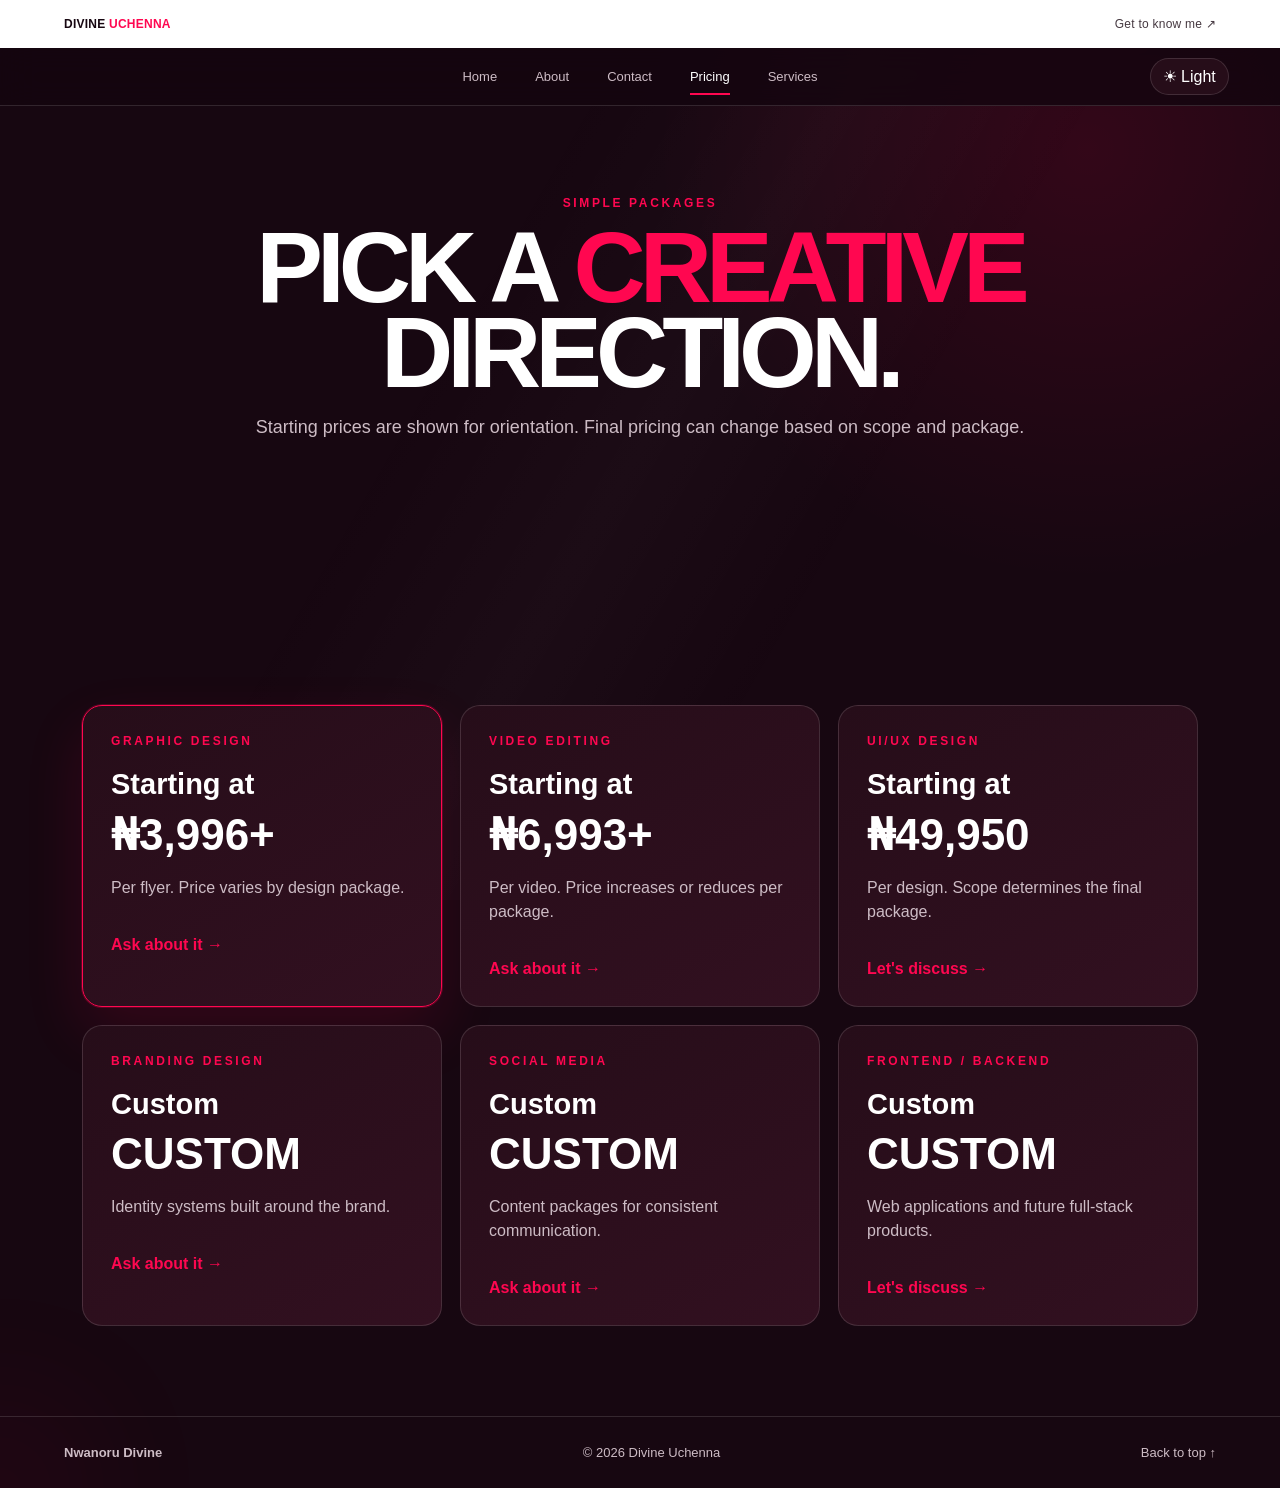
<file: pricing.html>
<!doctype html><html lang="en"><head><meta charset="UTF-8"><meta name="viewport" content="width=device-width,initial-scale=1"><title>Pricing — Divine Uchenna</title><link rel="stylesheet" href="style.css"></head><body id="top" data-page="pricing"><div class="topbar"><b>DIVINE <span>UCHENNA</span></b><a href="about.html">Get to know me ↗</a></div>
<nav class="nav">
<a data-page="home" href="index.html">Home</a>
<a data-page="about" href="about.html">About</a>
<a data-page="contact" href="contact.html">Contact</a>
<a data-page="pricing" href="pricing.html">Pricing</a>
<a data-page="services" href="services.html">Services</a>
<button class="theme" data-theme>☀ Light</button>
</nav><main>
<section class="page page-title reveal"><div class="eyebrow">SIMPLE PACKAGES</div><h1>PICK A <span class="pink">CREATIVE</span> DIRECTION.</h1><p>Starting prices are shown for orientation. Final pricing can change based on scope and package.</p></section>
<section class="page"><div class="price-grid stagger">
<article class="price featured reveal"><div class="eyebrow">GRAPHIC DESIGN</div><h3>Starting at</h3><div class="price-value">₦<span data-counter data-target="4000" data-start="0">0</span>+</div><p>Per flyer. Price varies by design package.</p><a href="contact.html">Ask about it →</a></article>
<article class="price reveal"><div class="eyebrow">VIDEO EDITING</div><h3>Starting at</h3><div class="price-value">₦<span data-counter data-target="7000" data-start="0">0</span>+</div><p>Per video. Price increases or reduces per package.</p><a href="contact.html">Ask about it →</a></article>
<article class="price reveal"><div class="eyebrow">UI/UX DESIGN</div><h3>Starting at</h3><div class="price-value">₦<span data-counter data-target="50000" data-start="0">0</span></div><p>Per design. Scope determines the final package.</p><a href="contact.html">Let's discuss →</a></article>
<article class="price reveal"><div class="eyebrow">BRANDING DESIGN</div><h3>Custom</h3><div class="price-value">CUSTOM</div><p>Identity systems built around the brand.</p><a href="contact.html">Ask about it →</a></article>
<article class="price reveal"><div class="eyebrow">SOCIAL MEDIA</div><h3>Custom</h3><div class="price-value">CUSTOM</div><p>Content packages for consistent communication.</p><a href="contact.html">Ask about it →</a></article>
<article class="price reveal"><div class="eyebrow">FRONTEND / BACKEND</div><h3>Custom</h3><div class="price-value">CUSTOM</div><p>Web applications and future full-stack products.</p><a href="contact.html">Let's discuss →</a></article>
</div></section>
</main><footer><b>Nwanoru Divine</b><span>© <span id="year"></span> Divine Uchenna</span><a href="#top">Back to top ↑</a></footer><script>document.getElementById("year").textContent=new Date().getFullYear()</script><div class="cursor-glow"></div><script src="script.js"></script></body></html>
</file>
<file: style.css>
:root{--bg:#170711;--panel:#260d19;--panel2:#321020;--text:#fff;--muted:#cdbcc5;--pink:#ff0750;--pink2:#ff2d67;--green:#67ff18;--line:rgba(255,255,255,.13);--shadow:0 25px 80px rgba(0,0,0,.35);--max:1240px}
:root.light{--bg:#f7f4f5;--panel:#fff;--panel2:#f2e7eb;--text:#160812;--muted:#5c4d55;--pink:#ed0750;--pink2:#ff3a72;--green:#35a800;--line:rgba(22,8,18,.13);--shadow:0 25px 70px rgba(50,20,35,.14)}
*{box-sizing:border-box}html{scroll-behavior:smooth}body{margin:0;background:radial-gradient(circle at 85% 10%,rgba(255,7,80,.12),transparent 25%),var(--bg);color:var(--text);font-family:Inter,Arial,sans-serif;overflow-x:hidden}a{color:inherit;text-decoration:none}button,input,textarea{font:inherit}
body:before{content:"";position:fixed;inset:0;pointer-events:none;background:linear-gradient(120deg,transparent 35%,rgba(255,255,255,.025),transparent 65%);z-index:-1}
.topbar{height:48px;background:var(--text);color:var(--bg);display:flex;justify-content:space-between;align-items:center;padding:0 5%;font-size:12px;letter-spacing:.02em}.topbar b span{color:var(--pink)}.topbar a{opacity:.8}
.nav{position:sticky;top:0;z-index:50;background:rgba(20,6,15,.82);backdrop-filter:blur(18px);border-bottom:1px solid var(--line);display:flex;align-items:center;justify-content:center;gap:38px;height:58px}.light .nav{background:rgba(255,255,255,.82)}.nav a{position:relative;font-size:13px;color:var(--muted);padding:21px 0}.nav a:after{content:"";position:absolute;left:0;right:0;bottom:10px;height:2px;background:var(--pink);transform:scaleX(0);transform-origin:center;transition:.3s}.nav a:hover,.nav a.active{color:var(--text)}.nav a:hover:after,.nav a.active:after{transform:scaleX(1)}
.theme{position:absolute;right:4%;border:1px solid var(--line);background:var(--panel);color:var(--text);border-radius:999px;padding:8px 12px;cursor:pointer}.hamb{display:none}
main{max-width:var(--max);margin:auto}.page{padding:90px 5%}.hero{min-height:720px;display:grid;grid-template-columns:1fr 1fr;gap:50px;align-items:center;padding-top:70px}.eyebrow{color:var(--pink);font-size:12px;font-weight:800;letter-spacing:.22em;text-transform:uppercase}.hero h1{font-size:clamp(62px,8vw,118px);line-height:.82;margin:18px 0 25px;letter-spacing:-.06em}.pink{color:var(--pink)}.hero p{max-width:590px;color:var(--muted);font-size:17px;line-height:1.7}.actions{display:flex;gap:12px;margin-top:30px}.btn{border:1px solid var(--line);padding:14px 20px;border-radius:10px;display:inline-flex;align-items:center;gap:10px;transition:.3s;cursor:pointer}.btn.primary{background:var(--pink);border-color:var(--pink);color:#fff}.btn:hover{transform:translateY(-4px);box-shadow:0 14px 30px rgba(255,7,80,.2)}
.hero-art{position:relative;height:560px;perspective:900px}.float-card{position:absolute;overflow:hidden;border-radius:28px;border:1px solid rgba(255,255,255,.2);box-shadow:var(--shadow);transition:transform .2s ease}.float-card img{width:100%;height:100%;object-fit:cover;display:block}.fc1{width:54%;height:46%;right:4%;top:5%;transform:rotate(7deg)}.fc2{width:66%;height:52%;left:2%;top:27%;transform:rotate(-8deg)}.fc3{width:48%;height:48%;right:9%;bottom:2%;transform:rotate(6deg)}.hero-art:after{content:"";position:absolute;inset:25% 15%;background:var(--pink);filter:blur(100px);opacity:.2;z-index:-1}
.stats{display:grid;grid-template-columns:repeat(3,1fr);border-block:1px solid var(--line);background:linear-gradient(90deg,transparent,rgba(255,7,80,.08),transparent)}.stat{padding:45px 30px;text-align:center;border-right:1px solid var(--line)}.stat:last-child{border:0}.counter{font-size:clamp(44px,6vw,78px);font-weight:900;letter-spacing:-.06em}.stat small{color:var(--muted);display:block;margin-top:5px}
.section-head{display:flex;justify-content:space-between;align-items:end;gap:30px;margin-bottom:35px}.section-head h2{font-size:clamp(38px,5vw,72px);letter-spacing:-.05em;margin:10px 0 0;line-height:.9}.section-head p{color:var(--muted);max-width:440px;line-height:1.6}
.grid{display:grid;grid-template-columns:repeat(3,1fr);gap:20px}.project{background:var(--panel);border:1px solid var(--line);border-radius:22px;overflow:hidden;cursor:pointer;transition:.35s;position:relative}.project:hover{transform:translateY(-10px) rotateX(2deg);box-shadow:var(--shadow);border-color:rgba(255,7,80,.5)}.project-media{height:290px;overflow:hidden;background:#09080c}.project-media img{width:100%;height:100%;object-fit:cover;transition:.7s}.project:hover img{transform:scale(1.07)}.project-body{padding:20px}.project-body small{color:var(--pink);font-weight:800}.project-body h3{font-size:25px;margin:9px 0}.project-body p{color:var(--muted);line-height:1.5;margin:0}.arrow{position:absolute;right:18px;top:18px;width:42px;height:42px;border-radius:50%;background:var(--pink);display:grid;place-items:center}
.fake-grid{display:grid;grid-template-columns:repeat(4,1fr);gap:15px}.fake{min-height:180px;border:1px solid var(--line);border-radius:20px;padding:22px;background:linear-gradient(145deg,var(--panel),var(--panel2));position:relative;overflow:hidden;transition:.35s}.fake:hover{transform:translateY(-8px) scale(1.02)}.fake:before{content:"";position:absolute;width:140px;height:140px;border-radius:50%;background:var(--pink);filter:blur(60px);opacity:.25;right:-30px;top:-30px}.fake h3{font-size:22px;margin:0 0 12px}.fake p{color:var(--muted);line-height:1.5}.browser{height:100%;min-height:240px;border-radius:18px;background:#10131b;padding:12px}.browserbar{height:22px;display:flex;gap:5px}.browserbar i{width:7px;height:7px;border-radius:50%;background:#888}.browserbody{display:grid;grid-template-columns:1.1fr .9fr;gap:12px;margin-top:12px}.browserhero{background:linear-gradient(135deg,#17243c,#ff0750);border-radius:14px;padding:20px;min-height:190px}.browserhero h4{font-size:30px;margin:0 0 10px}.browserhero p{font-size:11px;color:#ddd}.mini-panel{background:#202532;border-radius:12px;padding:12px}.mini-panel div{height:18px;border-radius:5px;background:#374052;margin:9px 0}.mini-img{height:80px;border-radius:10px;background:linear-gradient(135deg,#eee,#8ad);margin-bottom:10px}
.price-grid{display:grid;grid-template-columns:repeat(3,1fr);gap:18px}.price{padding:28px;border:1px solid var(--line);border-radius:20px;background:linear-gradient(150deg,var(--panel),var(--panel2));min-height:260px;transition:.35s}.price.featured{border-color:var(--pink);box-shadow:0 0 0 1px rgba(255,7,80,.25),0 25px 60px rgba(255,7,80,.12)}.price:hover{transform:translateY(-8px)}.price h3{font-size:29px;margin:20px 0 8px}.price-value{font-size:44px;font-weight:900}.price p{color:var(--muted);line-height:1.5}.price a{display:inline-block;margin-top:20px;color:var(--pink);font-weight:800}
.contact{display:grid;grid-template-columns:1fr 1fr;gap:50px;background:linear-gradient(135deg,#ff0750,#76152f);border-radius:32px;padding:55px;margin-block:80px}.contact h2{font-size:clamp(45px,6vw,82px);line-height:.85;margin:15px 0}.contact p{line-height:1.6}.contact-form{display:grid;gap:12px}.contact-form input,.contact-form textarea{width:100%;border:1px solid rgba(255,255,255,.25);background:rgba(0,0,0,.18);color:#fff;padding:14px;border-radius:10px;outline:none}.contact-form textarea{resize:vertical}.contact-form button{background:#fff;color:#6c102d;border:0;padding:15px;border-radius:10px;font-weight:900;cursor:pointer}
.page-title{text-align:center;max-width:900px;margin:0 auto 65px}.page-title h1{font-size:clamp(54px,8vw,100px);line-height:.85;letter-spacing:-.06em;margin:15px 0}.page-title p{color:var(--muted);font-size:18px;line-height:1.6}
.about-layout{display:grid;grid-template-columns:1fr 1fr;gap:70px;align-items:center}.portrait{border-radius:35px;overflow:hidden;border:1px solid var(--line);box-shadow:var(--shadow);position:relative}.portrait img{width:100%;display:block}.about-copy h2{font-size:52px;line-height:.9;margin:0 0 25px}.about-copy p{color:var(--muted);line-height:1.8}.quote{margin-top:35px;border-left:3px solid var(--pink);padding-left:18px;font-size:20px}
.service-block{margin:70px 0}.service-block h2{text-align:center;font-size:48px;margin-bottom:25px}.service-gallery{display:grid;grid-template-columns:1fr 1fr;gap:20px}.service-image{position:relative;border-radius:28px;overflow:hidden;border:1px solid var(--line);cursor:pointer;background:#09080c}.service-image img{width:100%;height:100%;min-height:340px;object-fit:cover;display:block;transition:.7s}.service-image:hover img{transform:scale(1.05)}.service-image .label{position:absolute;left:18px;bottom:18px;background:rgba(0,0,0,.55);backdrop-filter:blur(10px);padding:10px 14px;border-radius:999px}
.modal{position:fixed;inset:0;background:rgba(0,0,0,.86);backdrop-filter:blur(12px);z-index:100;display:grid;place-items:center;padding:35px;opacity:0;pointer-events:none;transition:.3s}.modal.open{opacity:1;pointer-events:auto}.modal img{max-width:min(1200px,94vw);max-height:88vh;object-fit:contain;border-radius:16px;box-shadow:0 30px 100px #000}.modal .close{position:absolute;right:25px;top:20px;background:#fff;color:#111;border:0;border-radius:50%;width:44px;height:44px;font-size:24px;cursor:pointer}
footer{padding:28px 5%;display:flex;justify-content:space-between;border-top:1px solid var(--line);color:var(--muted);font-size:13px}
.reveal{opacity:0;transform:translateY(35px);transition:opacity .8s ease,transform .8s ease}.reveal.visible{opacity:1;transform:none}.stagger>*{opacity:0;transform:translateY(20px);transition:.7s}.stagger.visible>*{opacity:1;transform:none}.stagger.visible>*:nth-child(2){transition-delay:.08s}.stagger.visible>*:nth-child(3){transition-delay:.16s}.stagger.visible>*:nth-child(4){transition-delay:.24s}.cursor-glow{position:fixed;width:180px;height:180px;border-radius:50%;background:var(--pink);filter:blur(80px);opacity:.07;pointer-events:none;z-index:-1;transform:translate(-50%,-50%)}
@media(max-width:850px){.nav{justify-content:flex-start;padding:0 15px;gap:20px;overflow:auto}.nav a{white-space:nowrap}.theme{display:none}.hero,.about-layout,.contact{grid-template-columns:1fr}.hero{padding-top:45px}.hero-art{height:440px}.grid,.price-grid{grid-template-columns:1fr 1fr}.fake-grid{grid-template-columns:1fr 1fr}.service-gallery{grid-template-columns:1fr}.stats{grid-template-columns:1fr}.stat{border-right:0;border-bottom:1px solid var(--line)}}
@media(max-width:560px){.topbar{padding:0 15px}.page{padding:65px 18px}.hero h1{font-size:56px}.hero-art{height:360px}.grid,.price-grid,.fake-grid{grid-template-columns:1fr}.project-media{height:240px}.contact{padding:30px 20px}.footer{gap:10px}.about-copy h2{font-size:40px}.service-block h2{font-size:38px}}
@media(prefers-reduced-motion:reduce){*,*:before,*:after{scroll-behavior:auto!important;transition:none!important;animation:none!important}.reveal{opacity:1;transform:none}}
</file>
